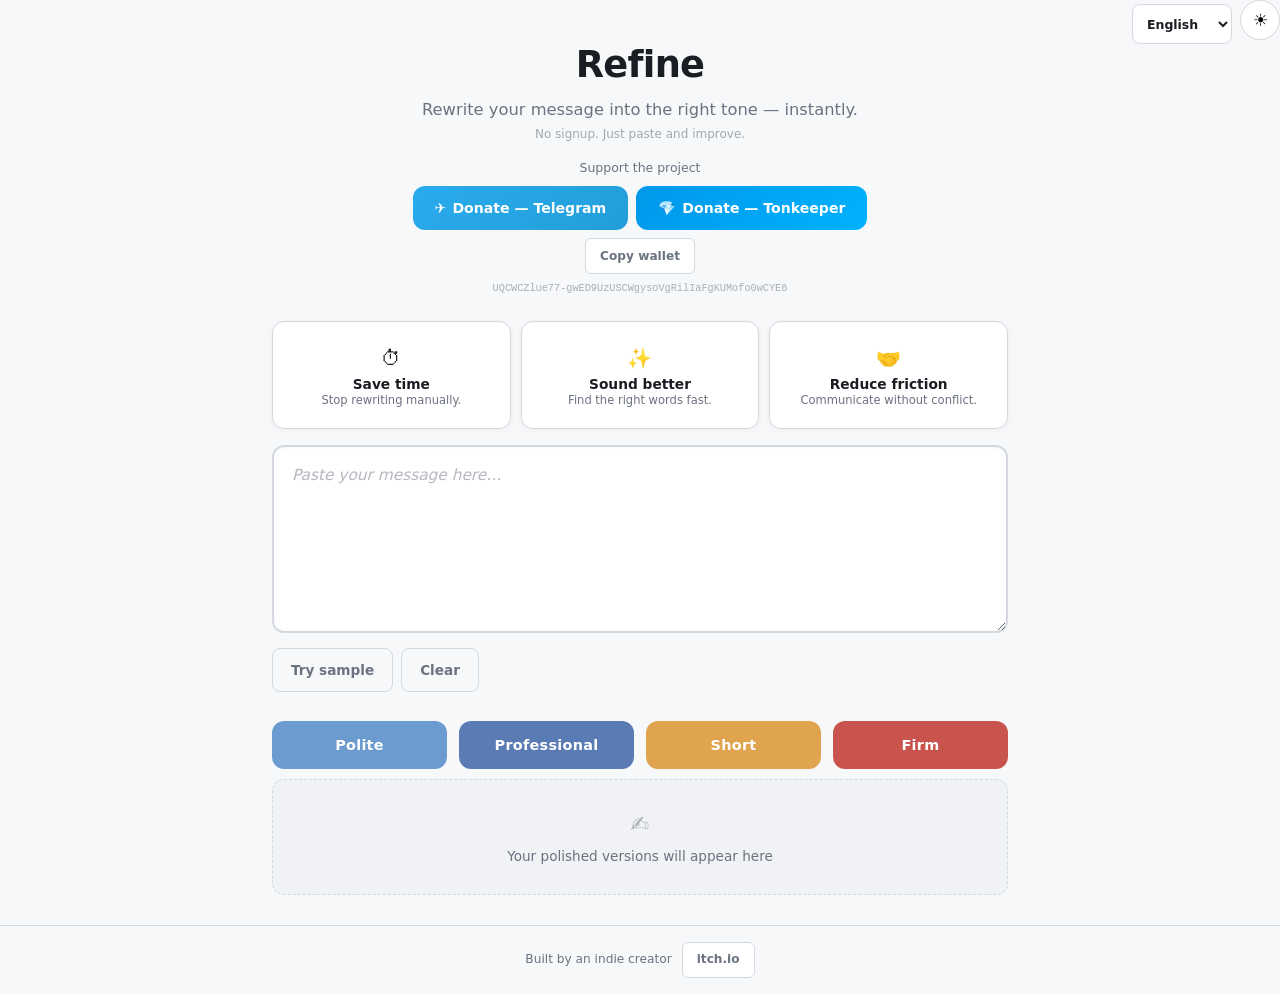
<file: index.html>
<!DOCTYPE html>
<html lang="en" data-theme="light">
<head>
<meta charset="UTF-8">
<meta name="viewport" content="width=device-width,initial-scale=1">
<title>Refine — Rewrite Your Text Instantly</title>
<meta name="description" content="Rewrite your message into the right tone — polite, professional, short, or firm. Free, no signup, works offline.">
<meta name="keywords" content="tone rewriter, message polisher, text rewriter, polite rewrite, professional rewrite, communication tool">
<meta property="og:title" content="Refine — Rewrite Your Text Instantly">
<meta property="og:description" content="Turn harsh messages into polite, professional, short, or firm versions — instantly.">
<meta property="og:type" content="website">
<meta property="og:url" content="https://f-nikitin.github.io/refine/">
<link rel="icon" type="image/svg+xml" href="favicon.svg">
<meta name="yandex-verification" content="t75LYkFYYMckrr3N">
<link rel="canonical" href="https://f-nikitin.github.io/refine/">
<link rel="stylesheet" href="style.css">
</head>
<body>
<!-- Yandex.Metrika counter -->
<script type="text/javascript">
    (function(m,e,t,r,i,k,a){
        m[i]=m[i]||function(){(m[i].a=m[i].a||[]).push(arguments)};
        m[i].l=1*new Date();
        for (var j = 0; j < document.scripts.length; j++) {if (document.scripts[j].src === r) { return; }}
        k=e.createElement(t),a=e.getElementsByTagName(t)[0],k.async=1,k.src=r,a.parentNode.insertBefore(k,a)
    })(window, document,'script','https://mc.yandex.ru/metrika/tag.js?id=109017518', 'ym');

    ym(109017518, 'init', {ssr:true, webvisor:true, clickmap:true, ecommerce:"dataLayer", referrer: document.referrer, url: location.href, accurateTrackBounce:true, trackLinks:true});
</script>
<noscript><div><img src="https://mc.yandex.ru/watch/109017518" style="position:absolute; left:-9999px;" alt="" /></div></noscript>
<!-- /Yandex.Metrika counter -->
<header class="hero">
  <div class="container">
    <button id="themeToggle" class="theme-btn" aria-label="Toggle dark mode" title="Toggle dark mode">
      <span class="icon-sun">☀</span><span class="icon-moon">☾</span>
    </button>
    <div class="header-controls">
      <select id="langSelect" class="lang-select" aria-label="Language">
        <option value="en">English</option>
        <option value="ru">Русский</option>
      </select>
    </div>
    <h1 id="heroTitle">Reply Polisher</h1>
    <p class="hero-sub" id="heroSub">Rewrite your message into the right tone — instantly.</p>
    <p class="hero-note" id="heroNote">No signup. Just paste and improve.</p>
    <div class="donate">
      <p class="donate-label" data-i18n="donateLabel">Support the project</p>
      <div class="donate-buttons">
        <a href="https://t.me/wallet?start=transfer_UQCWCZlue77-gwED9UzUSCWgysoVgRilIaFgKUMofo0wCYE6" class="btn btn-donate btn-tg" target="_blank" rel="noopener">✈️ <span data-i18n="donateTg">Donate — Telegram</span></a>
        <a href="https://app.tonkeeper.com/transfer/UQCWCZlue77-gwED9UzUSCWgysoVgRilIaFgKUMofo0wCYE6" class="btn btn-donate btn-tonkeeper" target="_blank" rel="noopener">💎 <span data-i18n="donateBtn">Donate — Tonkeeper</span></a>
      </div>
      <button class="btn btn-wallet" type="button" id="copyWallet" data-i18n="donateCopy">Copy wallet</button>
      <span class="wallet-addr" id="walletAddr">UQCWCZlue77-gwED9UzUSCWgysoVgRilIaFgKUMofo0wCYE6</span>
    </div>
  </div>
</header>

<section class="benefits" aria-label="Benefits">
  <div class="container benefits-grid">
    <div class="benefit-card"><span class="benefit-icon">⏱</span><div class="benefit-text"><h3 data-i18n="benefit1Title">Save time</h3><p data-i18n="benefit1Desc">Stop rewriting manually.</p></div></div>
    <div class="benefit-card"><span class="benefit-icon">✨</span><div class="benefit-text"><h3 data-i18n="benefit2Title">Sound better</h3><p data-i18n="benefit2Desc">Find the right words fast.</p></div></div>
    <div class="benefit-card"><span class="benefit-icon">🤝</span><div class="benefit-text"><h3 data-i18n="benefit3Title">Reduce friction</h3><p data-i18n="benefit3Desc">Communicate without conflict.</p></div></div>
  </div>
</section>

<main class="container">
  <section class="editor" aria-label="Text editor">
    <label for="inputText" class="sr-only" data-i18n="inputLabel">Enter your text</label>
    <textarea id="inputText" rows="6" placeholder="Paste your message here…"></textarea>
    <div class="editor-actions">
      <button id="sampleBtn" class="btn btn-ghost" type="button" data-i18n="sampleBtn">Try sample</button>
      <button id="clearBtn" class="btn btn-ghost" type="button" data-i18n="clearBtn">Clear</button>
    </div>
    <p id="validationMsg" class="validation-msg" role="alert" aria-live="polite"></p>

    <div class="tone-buttons" role="group" aria-label="Choose a tone">
      <button class="btn btn-tone" data-tone="polite" type="button" data-i18n="tonePolite">Polite</button>
      <button class="btn btn-tone" data-tone="professional" type="button" data-i18n="toneProfessional">Professional</button>
      <button class="btn btn-tone" data-tone="short" type="button" data-i18n="toneShort">Short</button>
      <button class="btn btn-tone" data-tone="firm" type="button" data-i18n="toneFirm">Firm</button>
    </div>

    <div id="resultsEmpty" class="results-empty">
      <span class="empty-icon">✍️</span>
      <span data-i18n="resultsEmpty">Your polished versions will appear here</span>
    </div>
  </section>

  <div id="loader" class="loader" aria-hidden="true">
    <div class="spinner"></div><p id="loaderText">Polishing…</p>
  </div>

  <section id="results" class="results" aria-label="Results" hidden></section>
</main>

<footer class="footer">
  <div class="container footer-inner">
    <p data-i18n="footerText">Built by an indie creator</p>
    <div class="footer-links">
      <a href="#" class="btn btn-small" target="_blank" rel="noopener">itch.io</a>
    </div>
  </div>
</footer>

<script src="app.js"></script>
</body>
</html>
</file>
<file: style.css>
:root,[data-theme="light"]{
  --bg:#f7f8fa;--surface:#fff;--surface-alt:#f0f2f5;--text:#1a1d23;--text-muted:#6b7280;
  --accent:#4f6ef7;--accent-hover:#3b57d9;--accent-soft:rgba(79,110,247,.1);
  --border:#d4d8e0;--shadow:0 1px 6px rgba(0,0,0,.05);--radius:12px;
  --tone-polite:#6c9bcf;--tone-professional:#5b7bb4;--tone-short:#e0a34e;--tone-firm:#c9544d;
}
[data-theme="dark"]{
  --bg:#0f1117;--surface:#1a1d26;--surface-alt:#242833;--text:#e4e7ec;--text-muted:#8b92a5;
  --accent:#6b8aff;--accent-hover:#5570e0;--accent-soft:rgba(107,138,255,.12);
  --border:#3a3f50;--shadow:0 1px 6px rgba(0,0,0,.25);
  --tone-polite:#7db4e0;--tone-professional:#7092cc;--tone-short:#f0b960;--tone-firm:#e06b64;
}
*,*::before,*::after{box-sizing:border-box;margin:0;padding:0}
html{scroll-behavior:smooth}
body{font-family:system-ui,-apple-system,'Segoe UI',Helvetica,sans-serif;background:var(--bg);color:var(--text);line-height:1.6;min-height:100vh;display:flex;flex-direction:column}
.sr-only{position:absolute;width:1px;height:1px;padding:0;margin:-1px;overflow:hidden;clip:rect(0,0,0,0);border:0}

/* ===== Mobile-first base (360–430px) ===== */

.container{width:100%;max-width:100%;margin:0 auto;padding:0 16px}

/* Hero */
.hero{position:relative;text-align:center;padding:20px 0 10px}
.hero h1{font-size:1.55rem;font-weight:800;letter-spacing:-.02em;color:var(--text)}
.hero-sub{font-size:.92rem;color:var(--text-muted);margin-top:2px;font-weight:500}
.hero-note{font-size:.75rem;color:var(--text-muted);margin-top:2px;opacity:.6}

/* Theme toggle */
.theme-btn{position:absolute;top:0;right:0;background:var(--surface);border:1px solid var(--border);border-radius:50%;width:40px;height:40px;cursor:pointer;font-size:1.05rem;display:flex;align-items:center;justify-content:center;transition:background .2s,transform .2s,box-shadow .2s}
.theme-btn:hover{background:var(--accent-soft);transform:scale(1.08);box-shadow:0 0 0 3px var(--accent-soft)}
[data-theme="light"] .icon-moon{display:none}
[data-theme="dark"] .icon-sun{display:none}

/* Lang select */
.header-controls{position:absolute;top:4px;right:48px}
.lang-select{background:var(--surface);color:var(--text);border:1px solid var(--border);border-radius:8px;padding:8px 10px;font-size:.78rem;font-weight:600;cursor:pointer;font-family:inherit;min-height:40px;appearance:auto;transition:border-color .15s,box-shadow .15s}
.lang-select:hover{border-color:var(--accent)}
.lang-select:focus{outline:none;border-color:var(--accent);box-shadow:0 0 0 2px var(--accent-soft)}

/* Benefits */
.benefits{padding:6px 0 12px}
.benefits-grid{display:grid;grid-template-columns:1fr;gap:8px}
.benefit-card{background:var(--surface);border:1px solid var(--border);border-radius:var(--radius);padding:12px 14px;text-align:center;box-shadow:var(--shadow);display:flex;align-items:center;gap:10px;transition:transform .15s,box-shadow .15s}
.benefit-card:hover{transform:translateY(-1px);box-shadow:0 3px 12px rgba(0,0,0,.07)}
.benefit-icon{font-size:1.25rem;flex-shrink:0}
.benefit-card h3{font-size:.82rem;font-weight:700;line-height:1.2}
.benefit-card p{font-size:.72rem;color:var(--text-muted);line-height:1.3}
.benefit-card .benefit-text{display:flex;flex-direction:column;min-width:0}

/* Editor */
.editor{margin-bottom:10px}
textarea{width:100%;background:var(--surface);color:var(--text);border:2px solid var(--border);border-radius:var(--radius);padding:12px 14px;font-size:.95rem;line-height:1.65;resize:vertical;min-height:130px;transition:border-color .2s,box-shadow .2s;font-family:inherit;box-shadow:inset 0 1px 3px rgba(0,0,0,.04)}
textarea:focus{outline:none;border-color:var(--accent);box-shadow:0 0 0 3px var(--accent-soft),inset 0 1px 3px rgba(0,0,0,.04)}
textarea::placeholder{color:var(--text-muted);opacity:.5;font-style:italic}
.editor-actions{display:flex;flex-wrap:wrap;gap:8px;margin-top:8px}
.validation-msg{color:var(--tone-firm);font-size:.82rem;margin-top:4px;min-height:1.1em}

/* Buttons — 48px touch targets */
.btn{display:inline-flex;align-items:center;justify-content:center;border:none;border-radius:8px;min-height:44px;padding:10px 18px;font-size:.85rem;font-weight:600;cursor:pointer;transition:all .15s;font-family:inherit;user-select:none}
.btn:focus-visible{outline:2px solid var(--accent);outline-offset:2px}
.btn:active{transform:scale(.96)}
.btn-ghost{background:transparent;color:var(--text-muted);border:1px solid var(--border)}
.btn-ghost:hover{background:var(--accent-soft);color:var(--accent);border-color:var(--accent)}
.btn-ghost:active{background:var(--accent);color:#fff}
.btn-accent{background:var(--accent);color:#fff}
.btn-accent:hover{background:var(--accent-hover);box-shadow:0 2px 8px rgba(79,110,247,.25)}
.btn-accent:active{background:var(--accent-hover);transform:scale(.96)}
.btn-small{min-height:36px;padding:6px 14px;font-size:.76rem;border-radius:6px;background:var(--surface);color:var(--text-muted);border:1px solid var(--border);text-decoration:none;transition:all .15s}
.btn-small:hover{border-color:var(--accent);color:var(--accent);box-shadow:0 0 0 2px var(--accent-soft)}
.btn-small:active{transform:scale(.96)}

/* Tone buttons — 2x2 grid on mobile, 48px min-height */
.tone-buttons{display:grid;grid-template-columns:1fr 1fr;gap:10px;margin-top:10px}
.btn-tone{padding:14px 10px;min-height:48px;border-radius:var(--radius);font-weight:700;font-size:.88rem;letter-spacing:.02em;color:#fff;position:relative;overflow:hidden;transition:transform .12s,box-shadow .15s}
.btn-tone::after{content:'';position:absolute;inset:0;background:rgba(255,255,255,0);transition:background .15s}
.btn-tone:hover{transform:translateY(-2px);box-shadow:0 4px 14px rgba(0,0,0,.18)}
.btn-tone:hover::after{background:rgba(255,255,255,.15)}
.btn-tone:active{transform:translateY(0) scale(.97);box-shadow:0 1px 4px rgba(0,0,0,.12)}
.btn-tone:focus-visible{outline:2px solid #fff;outline-offset:2px}
[data-tone="polite"]{background:var(--tone-polite)}
[data-tone="professional"]{background:var(--tone-professional)}
[data-tone="short"]{background:var(--tone-short)}
[data-tone="firm"]{background:var(--tone-firm)}

/* Loader */
.loader{text-align:center;padding:24px 0;display:none}
.loader.active{display:block}
.spinner{width:28px;height:28px;margin:0 auto 8px;border:3px solid var(--border);border-top-color:var(--accent);border-radius:50%;animation:spin .7s linear infinite}
@keyframes spin{to{transform:rotate(360deg)}}
.loader p{color:var(--text-muted);font-size:.85rem}

/* Results empty */
.results-empty{text-align:center;padding:24px 16px;color:var(--text-muted);font-size:.85rem;border:1px dashed var(--border);border-radius:var(--radius);background:var(--surface-alt);line-height:1.5;margin-top:10px}
.results-empty .empty-icon{font-size:1.4rem;display:block;margin-bottom:4px;opacity:.5}

/* Results */
.results{display:grid;gap:10px;padding-bottom:20px}
.result-card{background:var(--surface);border:1px solid var(--border);border-radius:var(--radius);padding:14px 16px;box-shadow:var(--shadow);animation:fadeUp .35s ease both}
.result-card:nth-child(2){animation-delay:.08s}
.result-card:nth-child(3){animation-delay:.16s}
@keyframes fadeUp{from{opacity:0;transform:translateY(12px)}to{opacity:1;transform:translateY(0)}}
.result-title{font-size:.76rem;font-weight:700;text-transform:uppercase;letter-spacing:.06em;color:var(--text-muted);margin-bottom:5px}
.result-text{font-size:.92rem;line-height:1.65;white-space:pre-wrap;word-break:break-word}
.result-copy{margin-top:8px;display:flex;justify-content:flex-end}
.copy-btn{min-height:36px;background:var(--accent-soft);color:var(--accent);border:none;border-radius:6px;padding:6px 14px;font-size:.76rem;font-weight:600;cursor:pointer;transition:all .15s;font-family:inherit}
.copy-btn:hover{background:var(--accent);color:#fff;box-shadow:0 2px 8px rgba(79,110,247,.2)}
.copy-btn:active{transform:scale(.96)}
.copy-btn:focus-visible{outline:2px solid var(--accent);outline-offset:2px}
.copy-btn.copied{background:#22c55e;color:#fff}

/* Footer */
.footer{margin-top:auto;border-top:1px solid var(--border);padding:16px 0;text-align:center}
.footer-inner{display:flex;flex-wrap:wrap;align-items:center;justify-content:center;gap:10px}
.footer p{font-size:.76rem;color:var(--text-muted)}
.footer-links{display:flex;gap:8px}

/* Donate */
.donate{margin-top:14px;display:flex;flex-direction:column;align-items:center;gap:8px}
.donate-label{font-size:.78rem;color:var(--text-muted);font-weight:500}
.donate-buttons{display:flex;flex-wrap:wrap;gap:8px;justify-content:center}
.btn-donate{min-height:44px;padding:10px 22px;font-size:.88rem;font-weight:700;border-radius:var(--radius);text-decoration:none;display:inline-flex;align-items:center;gap:6px;transition:transform .12s,box-shadow .15s}
.btn-tg{background:linear-gradient(135deg,#2aabee,#229ed9);color:#fff}
.btn-tg:hover{transform:translateY(-2px);box-shadow:0 4px 16px rgba(42,174,238,.3)}
.btn-tg:active{transform:scale(.97)}
.btn-tonkeeper{background:linear-gradient(135deg,#0098ea,#00b2ff);color:#fff}
.btn-tonkeeper:hover{transform:translateY(-2px);box-shadow:0 4px 16px rgba(0,152,234,.3)}
.btn-tonkeeper:active{transform:scale(.97)}
.btn-wallet{min-height:36px;padding:6px 14px;font-size:.76rem;font-weight:600;border-radius:6px;background:var(--surface);color:var(--text-muted);border:1px solid var(--border);cursor:pointer;font-family:inherit;transition:all .15s}
.btn-wallet:hover{border-color:var(--accent);color:var(--accent)}
.btn-wallet:active{transform:scale(.96)}
.btn-wallet.copied{background:#22c55e;color:#fff;border-color:#22c55e}
.wallet-addr{font-size:.64rem;color:var(--text-muted);opacity:.55;word-break:break-all;max-width:100%;font-family:monospace,monospace;line-height:1.3;text-align:center}

/* ===== 540px+ — tablet landscape / small desktop ===== */
@media(min-width:540px){
  .container{max-width:560px;padding:0 24px}

  .hero{padding:28px 0 14px}
  .hero h1{font-size:1.8rem}

  .benefits{padding:8px 0 14px}
  .benefits-grid{grid-template-columns:repeat(3,1fr);gap:10px}
  .benefit-card{flex-direction:column;text-align:center;gap:0;padding:16px 10px}
  .benefit-icon{margin-bottom:2px}
  .benefit-card .benefit-text{align-items:center}

  .tone-buttons{grid-template-columns:repeat(4,1fr)}

  textarea{min-height:140px;padding:14px 16px}

  .results-empty{padding:28px 20px}

  .result-card{padding:16px 18px}
  .result-text{font-size:.94rem}
}

/* ===== 768px+ — desktop ===== */
@media(min-width:768px){
  .container{max-width:720px;padding:0 32px}

  .hero{padding:36px 0 16px}
  .hero h1{font-size:2.1rem}
  .hero-sub{font-size:1.02rem}

  .benefits{padding:10px 0 16px}
  .benefit-card{padding:18px 14px}
  .benefit-card h3{font-size:.86rem}

  textarea{min-height:150px;font-size:.96rem;padding:16px 18px}

  .tone-buttons{gap:12px}
  .btn-tone{font-size:.9rem;padding:14px 8px}

  .results{gap:12px}
  .result-card{padding:18px 20px}

  .copy-btn{min-height:38px;padding:7px 16px;font-size:.78rem}
}

/* ===== 1024px+ — wide desktop ===== */
@media(min-width:1024px){
  .container{max-width:800px}

  .hero h1{font-size:2.3rem}

  .benefit-card{padding:20px 16px}

  textarea{min-height:160px}
}
</file>
